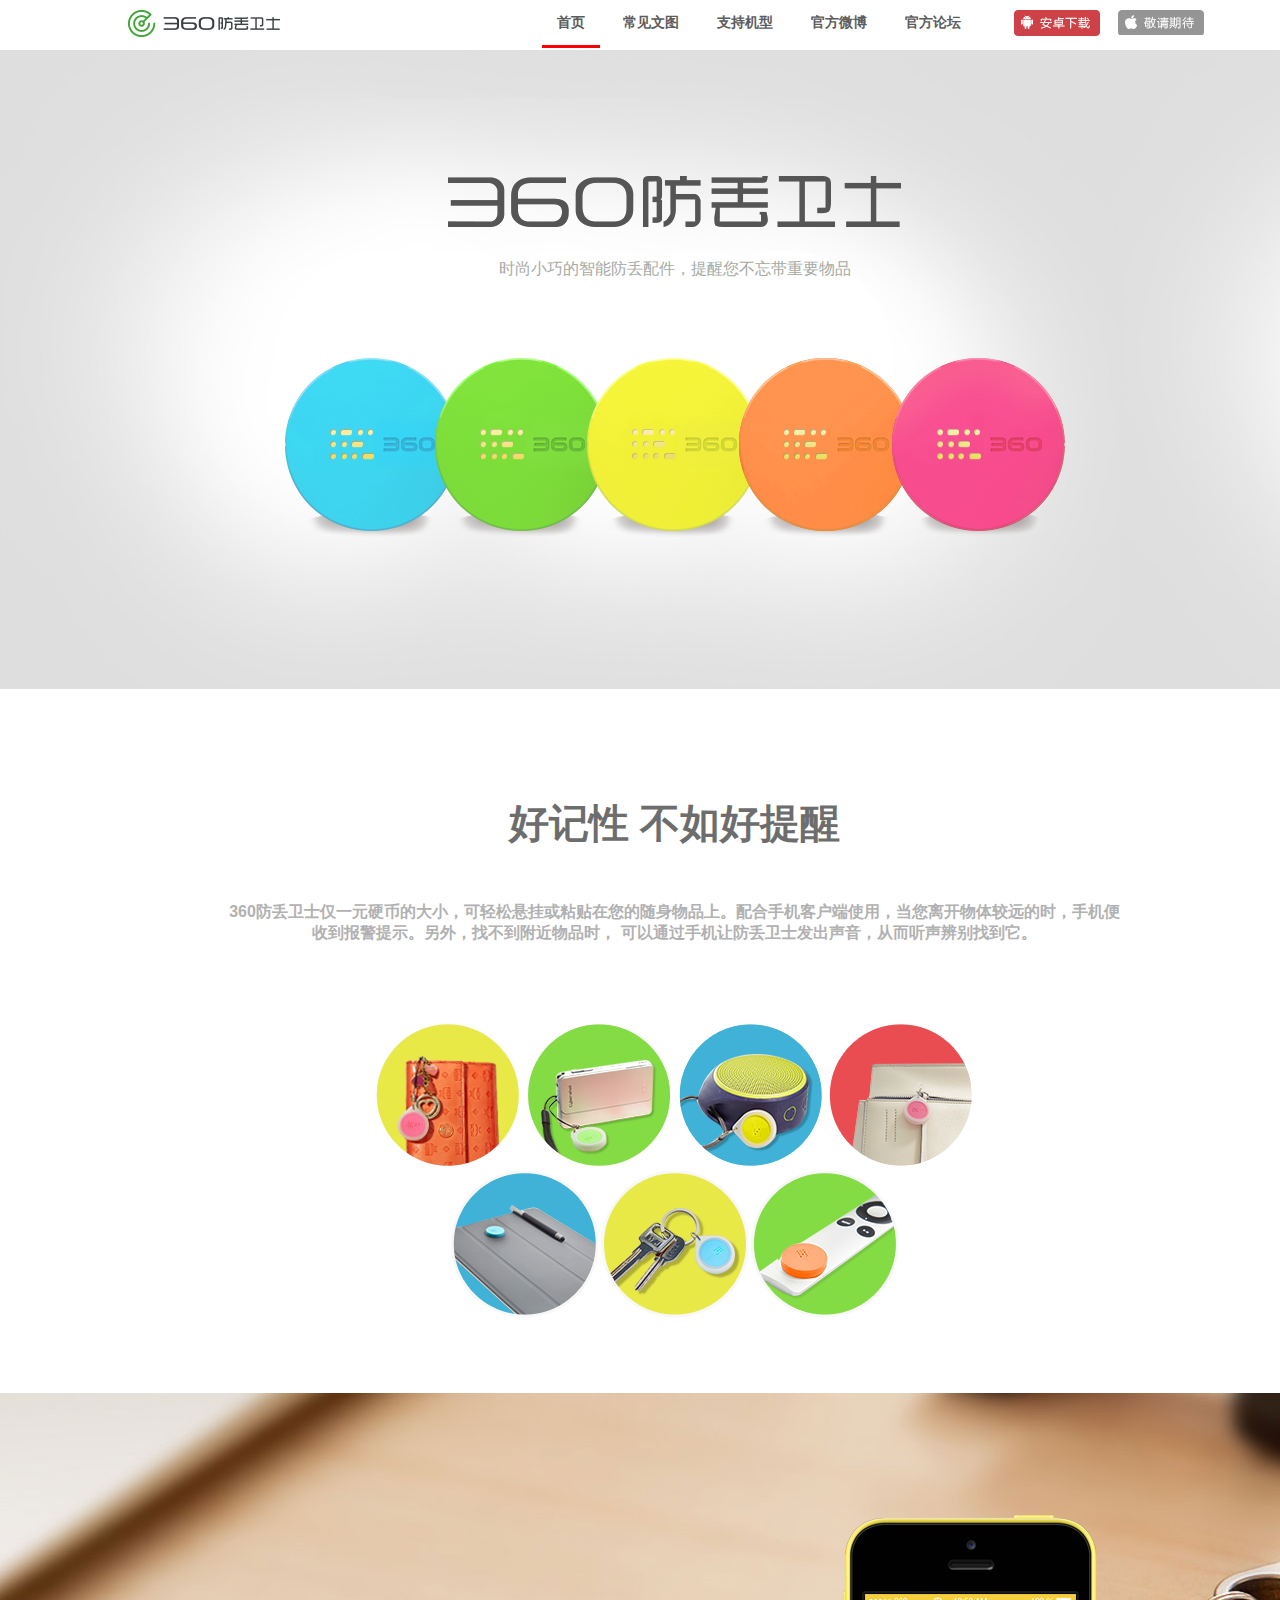
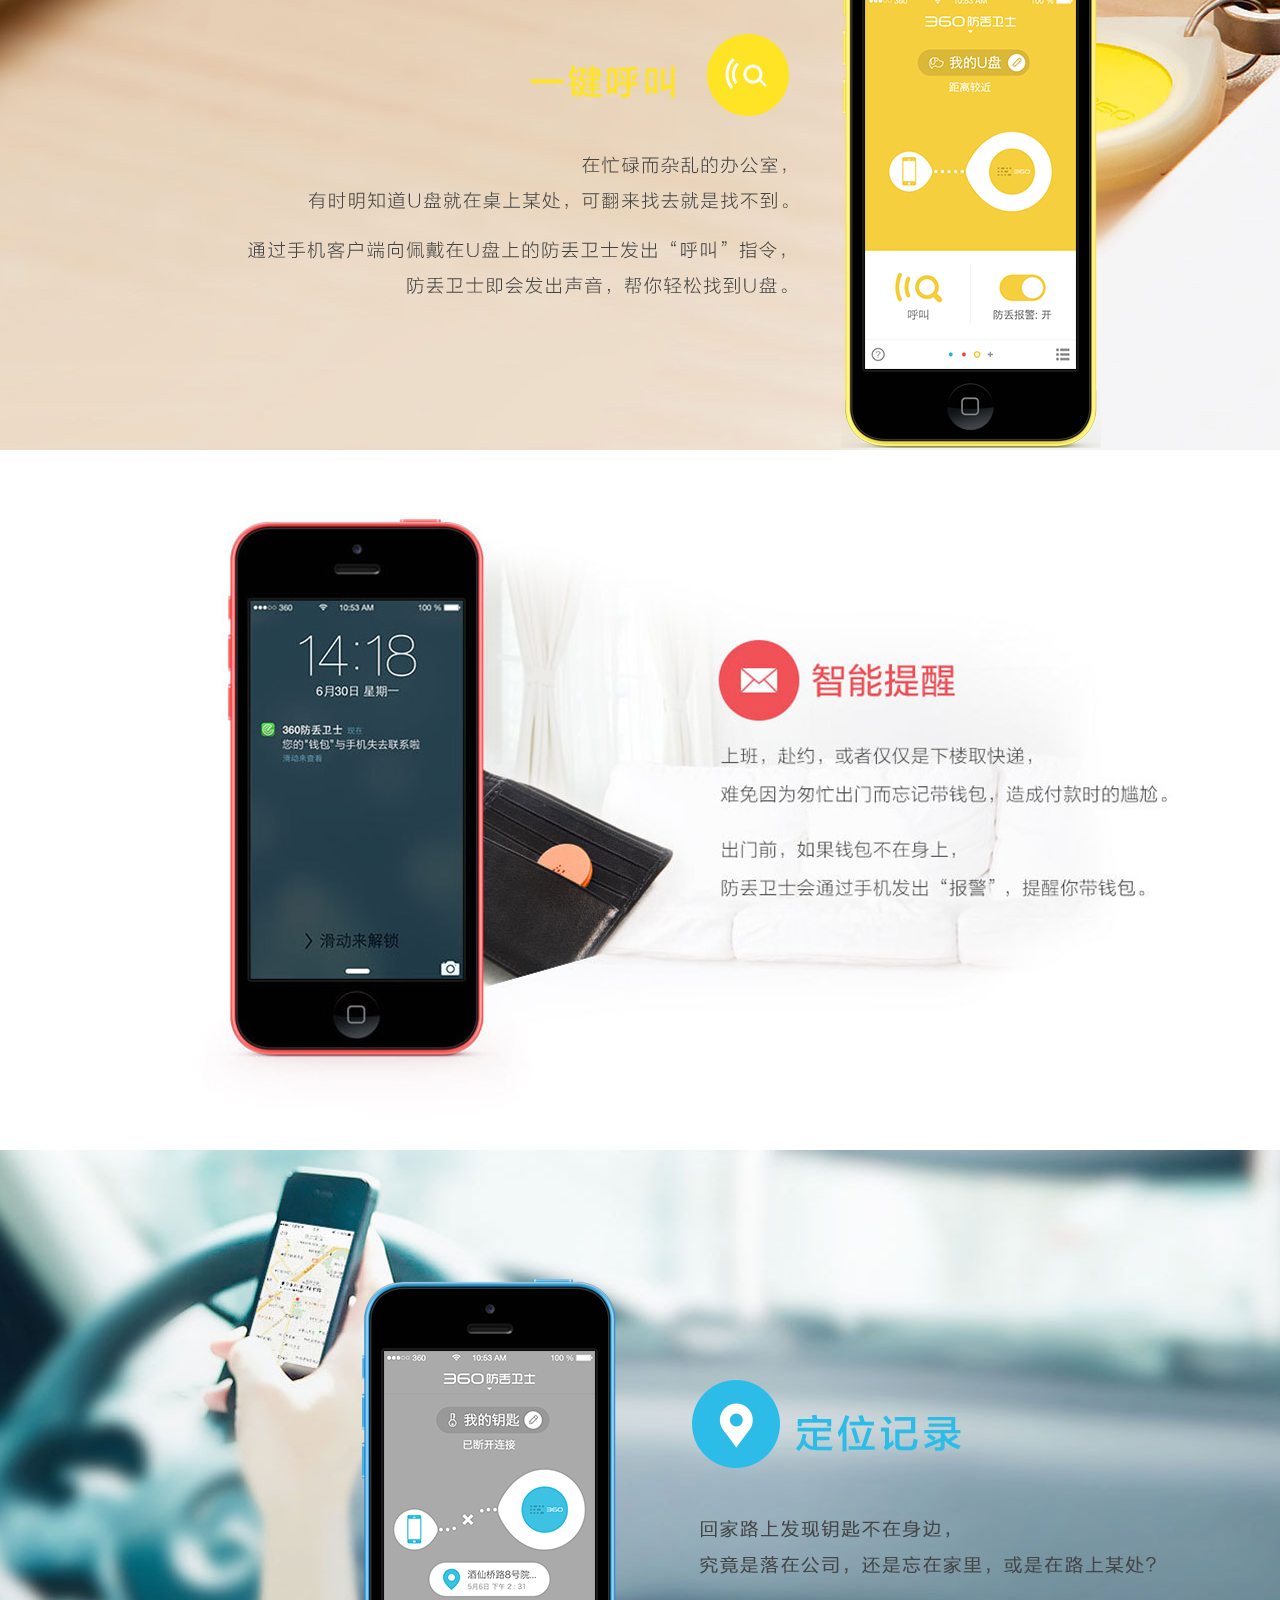
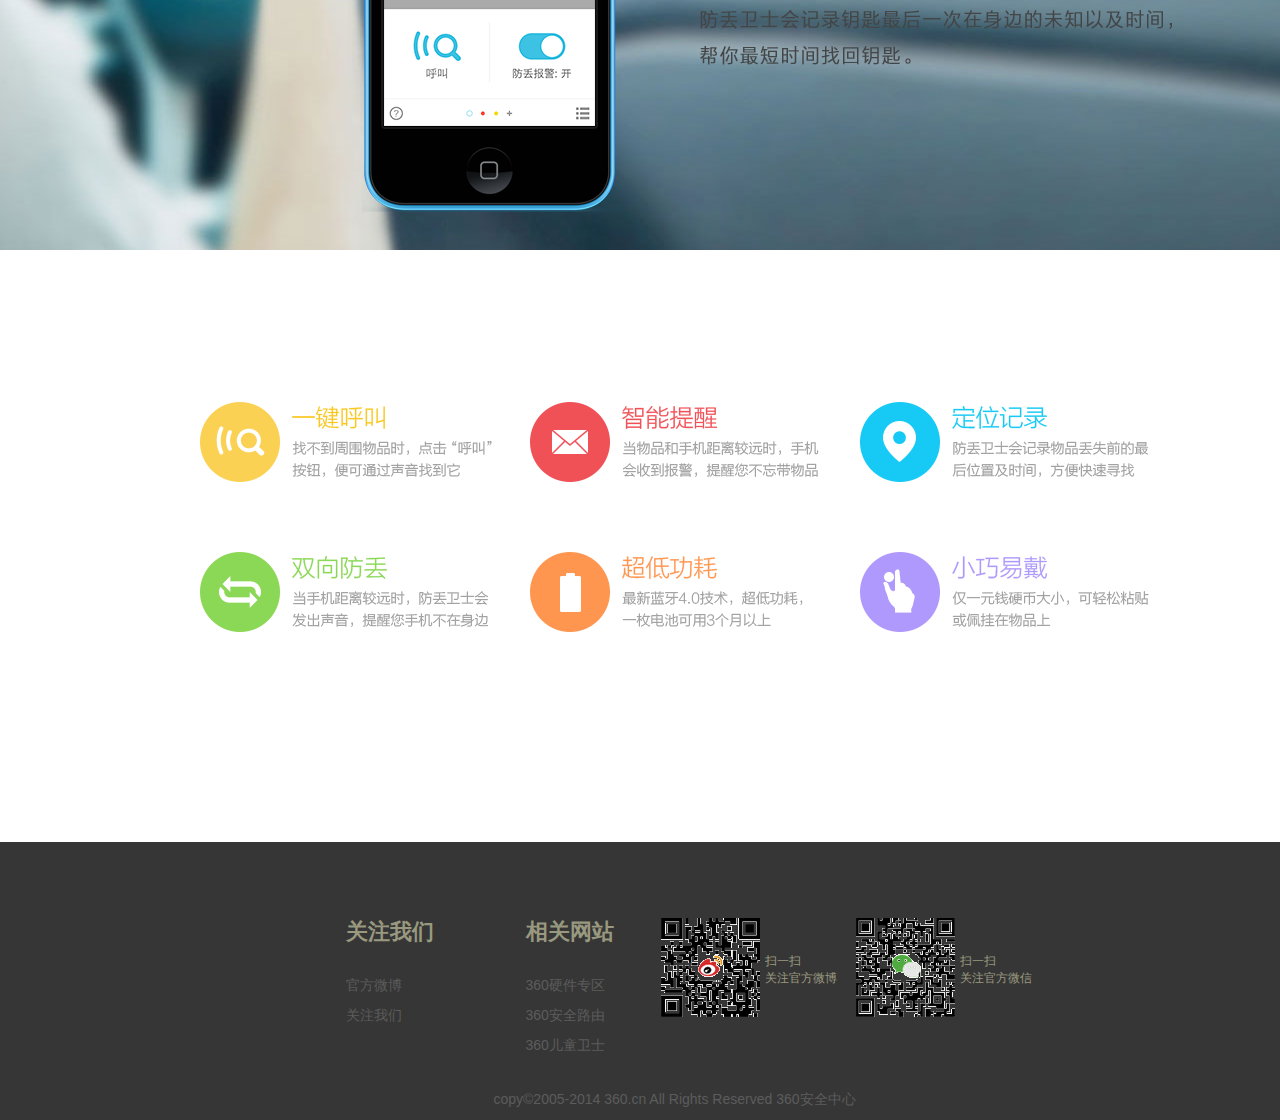
<file: index.html>
<!DOCTYPE html>
<html lang="en">
 <head>
  <meta http-equiv="content-type" content="text/html;charset=gb2312"/>
  <title>360�ֻ���ʿ</title>
  <link rel="stylesheet" type="text/css" href="css/header.css"/>
  <link rel="stylesheet" type="text/css" href="css/master.css"/>
  <link rel="stylesheet" type="text/css" href="css/footer.css"/>
 </head>
 <script type="text/javascript">
 function ShowOrHide(id,dp){
   document.getElementById(id).style.display=dp;
   }
 </script>
 <body>
   <div id="container">
     <div id="header">
	   <div id="tab-nav">
	     <div id="tab-nav-logo">
	       <a href="index.html"><img src="image/logo_03.png"/></a>
		 </div>
		 <div id="tab-nav-link" class="right">
		   <ul>
		     <li><a href="indx.html" class="active">��ҳ</a></li>
		     <li><a href="cjproblem.html">������ͼ</a></li>
		     <li><a href="Support-model.html">֧�ֻ���</a></li>
		     <li><a href="http://weibo.com/u/5085105013">�ٷ�΢��</a></li>
		     <li><a href="http://bbs.360.cn/forum-2374-1.html">�ٷ���̳</a></li>
		   </ul>
		   <a id="and-dowload" href="javascript:void(0)" onmouseover="ShowOrHide('er-wei-ma','block')" onmouseout="ShowOrHide('er-wei-ma','none')">
		     <div id="er-wei-ma" class="ewm"></div>
		   </a>
		   <a id="apple-dowload" href="javascript:void(0)"></a>
		 </div>
	   </div>
	 </div>
	 <div id="content">
	   <div id="desc1">
	     <div id="desc1-title">
		   <span></span>
		   <p>ʱ��С�ɵ����ܷ����������������������Ҫ��Ʒ</p>
		 </div>
		 <div id="desc1-img"></div>
	   </div>
	   <div id="desc2">
	     <div id="desc2-title">
		   <h2>�ü��� ���������</h2> 
		 </div>
		 <div id="desc2-content">
		   <p>360������ʿ��һԪӲ�ҵĴ�С�����������һ�ճ��������������Ʒ�ϡ�����ֻ��ͻ���ʹ�ã������뿪�����Զ��ʱ���ֻ����յ�������ʾ�����⣬�Ҳ���������Ʒʱ��
		   ����ͨ���ֻ��÷�����ʿ�����������Ӷ���������ҵ�����</p>
		 </div>
		 <div id="desc2-img">
		   <img src="image/remb-logo1.png"/>
		   <img src="image/remb-logo2.png"/>
		   <img src="image/remb-logo3.png"/>
		   <img src="image/remb-logo4.png"/>
		   <img src="image/remb-logo5.png"/>
		   <img src="image/remb-logo6.png"/>
		   <img src="image/remb-logo7.png"/>
		 </div>
	   </div>
	   <div id="desc3">
	     <div id="desc3-content"></div>
	   </div>
	   <div id="desc4">
	     <div id="desc4-content"></div>
	   </div>
	   <div id="desc5">
	     <div id="desc5-content">
		   <div id="desc5-img"></div>
		 </div>
	   </div>
	   <div id="desc6">
	     <div id="desc6-content"></div>
	   </div>
	 </div>
	 <div id="footer">
	   <div id="info">
	     <div class="info-notice">
		   <h2>��ע����</h2>
		   <ul>
		     <li><a href="http://weibo.com/u/5085105013">�ٷ�΢��</a></li>
			 <li><a href="#">��ע����</a></li>
		   </ul>
		 </div>
		 <div class="info-notice">
		   <h2>�����վ</h2>
		   <ul>
		     <li><a href="#">360Ӳ��ר��</a></li>
			 <li><a href="#">360��ȫ·��</a></li>
			 <li><a href="#">360��ͯ��ʿ</a></li>
		   </ul>
		 </div>
		 <div class="s-ewm">
		   <div class="s-ewm-img"><img src="image/erweima-1.gif"/></div>
		   <span>ɨһɨ<br/>��ע�ٷ�΢��</span>
		 </div>
		 <div class="s-ewm">
		   <div class="s-ewm-img"><img src="image/erweima-2.gif"/></div>
		   <span>ɨһɨ<br/>��ע�ٷ�΢��</span>
		 </div>
	   </div>
	   <div id="info-copy">
		   <p>copy&copy;2005-2014 360.cn All Rights Reserved 360��ȫ����</p>
		 </div>
	 </div>
   </div>
 </body>
</html>
</file>
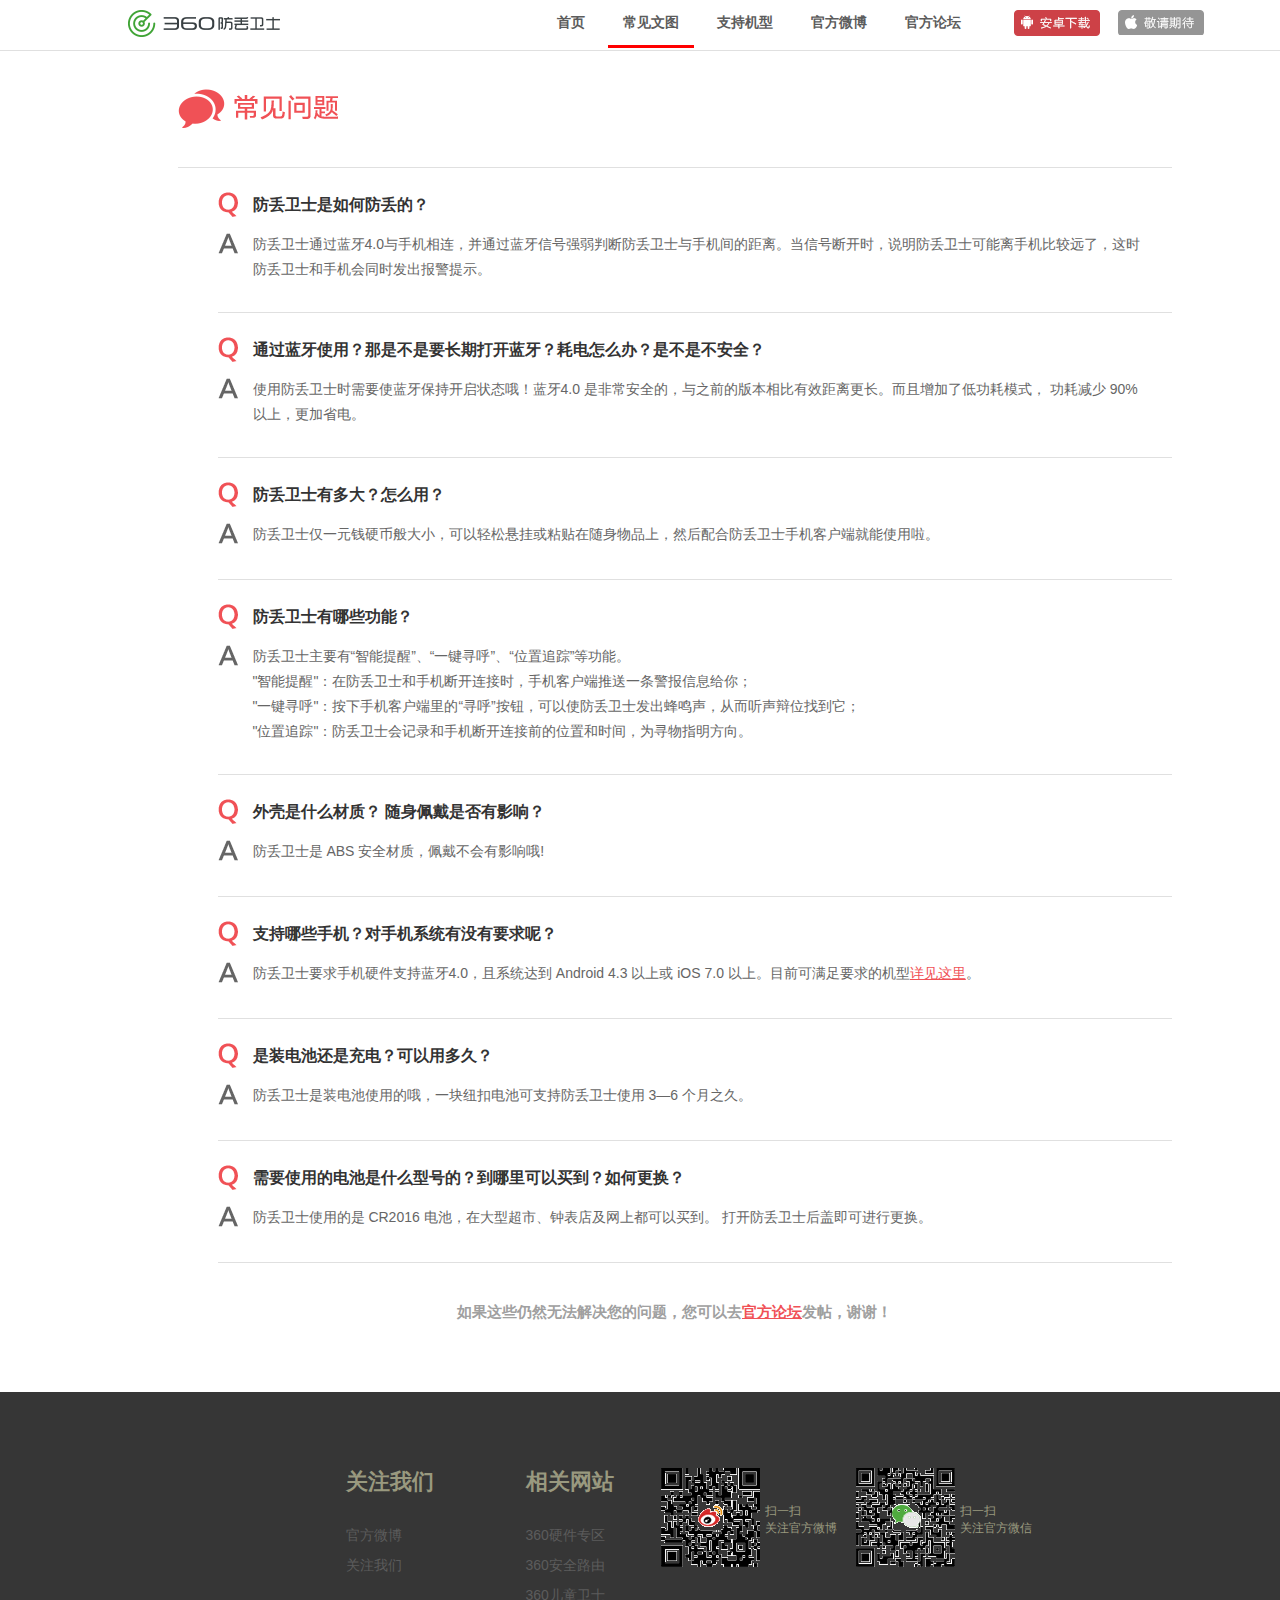
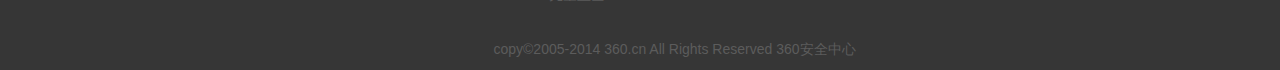
<file: cjproblem.html>
<!DOCTYPE html>
<html lang="en">
 <head>
  <meta http-equiv="content-type" content="text/html;charset=gb2312"/>
  <title>360������ʿ>�������� </title>
  <link rel="stylesheet" type="text/css" href="css/header.css"/>
  <link rel="stylesheet" type="text/css" href="css/master-p.css"/>
  <link rel="stylesheet" type="text/css" href="css/footer.css"/>
 </head>
 <script type="text/javascript">
   function ShowOrHide(id,dp){
     document.getElementById(id).style.display=dp;
   }
 </script>
 <body>
   <div id="container">
     <div id="header">
	   <div id="tab-nav">
	     <div id="tab-nav-logo">
	       <a href="index.html"><img src="image/logo_03.png"/></a>
		 </div>
		 <div id="tab-nav-link" class="right">
		   <ul>
		     <li><a href="index.html">��ҳ</a></li>
		     <li><a href="cjproblem.html" class="active">������ͼ</a></li>
		     <li><a href="Support-model.html">֧�ֻ���</a></li>
		     <li><a href="http://weibo.com/u/5085105013">�ٷ�΢��</a></li>
		     <li><a href="http://bbs.360.cn/forum-2374-1.html">�ٷ���̳</a></li>
		   </ul>
		   <a id="and-dowload" href="javascript:void(0)" onmouseover="ShowOrHide('er-wei-ma','block')" onmouseout="ShowOrHide('er-wei-ma','none')">
		     <div id="er-wei-ma" class="ewm"></div>
		   </a>
		   <a id="apple-dowload" href="javascript:void(0)"></a>
		 </div>
	   </div>
	 </div>
	 <div id="content">
	   <div id="content-header">
	     <div id="content-header-logo" class="left"></div>
	   </div>
	   <div class="content-problem">
	     <div class="problem" id="problem1">
		   <div class="problem-quetion">
		     <div class="problem-quetion-logo"></div>
		     <p>������ʿ����η����ģ�</p>
		   </div>
		   <div class="problem-request">
		     <div class="problem-request-logo"></div>
			 <p>������ʿͨ������4.0���ֻ���������ͨ�������ź�ǿ���жϷ�����ʿ���ֻ���ľ��롣���źŶϿ�ʱ��˵��������ʿ�������ֻ��Ƚ�Զ�ˣ���ʱ������ʿ���ֻ���ͬʱ����������ʾ��</p>
		   </div>
		 </div>
		 <div class="problem" id="problem2">
		   <div class="problem-quetion">
		     <div class="problem-quetion-logo"></div>
		     <p>ͨ������ʹ�ã����ǲ���Ҫ���ڴ��������ĵ���ô�죿�ǲ��ǲ���ȫ��</p>
		   </div>
		   <div class="problem-request">
		     <div class="problem-request-logo"></div>
			 <p>ʹ�÷�����ʿʱ��Ҫʹ�������ֿ���״̬Ŷ������4.0 �Ƿǳ���ȫ�ģ���֮ǰ�İ汾�����Ч������������������˵͹���ģʽ�� ���ļ��� 90% ���ϣ�����ʡ�硣</p>
		   </div>
		 </div>
		 <div class="problem" id="problem3">
		   <div class="problem-quetion">
		     <div class="problem-quetion-logo"></div>
		     <p>������ʿ�ж����ô�ã�</p>
		   </div>
		   <div class="problem-request">
		     <div class="problem-request-logo"></div>
			 <p>������ʿ��һԪǮӲ�Ұ��С�������������һ�ճ����������Ʒ�ϣ�Ȼ����Ϸ�����ʿ�ֻ��ͻ��˾���ʹ������</p>
		   </div>
		 </div>
		  <div class="problem" id="problem4">
		   <div class="problem-quetion">
		      <div class="problem-quetion-logo"></div>
		     <p>������ʿ����Щ���ܣ�</p>
		   </div>
		   <div class="problem-request">
		     <div class="problem-request-logo"></div>
			 <p>������ʿ��Ҫ�С��������ѡ�����һ��Ѱ��������λ��׷�١��ȹ��ܡ�<br/>
			    "��������"���ڷ�����ʿ���ֻ��Ͽ�����ʱ���ֻ��ͻ�������һ��������Ϣ���㣻<br/>
				"һ��Ѱ��"�������ֻ��ͻ�����ġ�Ѱ������ť������ʹ������ʿ�������������Ӷ�������λ�ҵ�����<br/>
				"λ��׷��"��������ʿ���¼���ֻ��Ͽ�����ǰ��λ�ú�ʱ�䣬ΪѰ��ָ������
			 </p>
		   </div>
		 </div>
		  <div class="problem" id="problem5">
		   <div class="problem-quetion">
		     <div class="problem-quetion-logo"></div>
		     <p>�����ʲô���ʣ� ��������Ƿ���Ӱ�죿</p>
		   </div>
		   <div class="problem-request">
		     <div class="problem-request-logo"></div>
			 <p>������ʿ�� ABS ��ȫ���ʣ����������Ӱ��Ŷ!</p>
		   </div>
		 </div>
		 <div class="problem" id="problem6">
		   <div class="problem-quetion">
		     <div class="problem-quetion-logo"></div>
		     <p>֧����Щ�ֻ������ֻ�ϵͳ��û��Ҫ���أ�</p>
		   </div>
		   <div class="problem-request">
		     <div class="problem-request-logo"></div>
			 <p>������ʿҪ���ֻ�Ӳ��֧������4.0����ϵͳ�ﵽ Android 4.3 ���ϻ� iOS 7.0 ���ϡ�Ŀǰ������Ҫ��Ļ���<a href="#">�������</a>��</p>
		   </div>
		 </div>
		 <div class="problem" id="problem7">
		   <div class="problem-quetion">
		     <div class="problem-quetion-logo"></div>
		     <p>��װ��ػ��ǳ�磿�����ö�ã�</p>
		   </div>
		   <div class="problem-request">
		     <div class="problem-request-logo"></div>
			 <p>������ʿ��װ���ʹ�õ�Ŷ��һ��Ŧ�۵�ؿ�֧�ַ�����ʿʹ�� 3��6 ����֮�á�</p>
		   </div>
		 </div>
		 <div class="problem" id="problem8">
		   <div class="problem-quetion">
		     <div class="problem-quetion-logo"></div>
		     <p>��Ҫʹ�õĵ����ʲô�ͺŵģ�����������򵽣���θ�����</p>
		   </div>
		   <div class="problem-request">
		     <div class="problem-request-logo"></div>
			 <p>������ʿʹ�õ��� CR2016 ��أ��ڴ��ͳ��С��ӱ��꼰���϶������򵽡� �򿪷�����ʿ��Ǽ��ɽ��и�����</p>
		   </div>
		 </div>
	   </div>
	   <div id="content-footer">
	     <p>�����Щ��Ȼ�޷�����������⣬������ȥ<a href="#">�ٷ���̳</a>������лл��</p>
	   </div>
	 </div>
	 <div id="footer">
	   <div id="info">
	     <div class="info-notice">
		   <h2>��ע����</h2>
		   <ul>
		     <li><a href="http://weibo.com/u/5085105013">�ٷ�΢��</a></li>
			 <li><a href="#">��ע����</a></li>
		   </ul>
		 </div>
		 <div class="info-notice">
		   <h2>�����վ</h2>
		   <ul>
		     <li><a href="#">360Ӳ��ר��</a></li>
			 <li><a href="#">360��ȫ·��</a></li>
			 <li><a href="#">360��ͯ��ʿ</a></li>
		   </ul>
		 </div>
		 <div class="s-ewm">
		   <div class="s-ewm-img"><img src="image/erweima-1.gif"/></div>
		   <span>ɨһɨ<br/>��ע�ٷ�΢��</span>
		 </div>
		 <div class="s-ewm">
		   <div class="s-ewm-img"><img src="image/erweima-2.gif"/></div>
		   <span>ɨһɨ<br/>��ע�ٷ�΢��</span>
		 </div>
	   </div>
	   <div id="info-copy">
		   <p>copy&copy;2005-2014 360.cn All Rights Reserved 360��ȫ����</p>
		 </div>
	 </div>
	 </div>
   </div>
 </body>
</html>
</file>
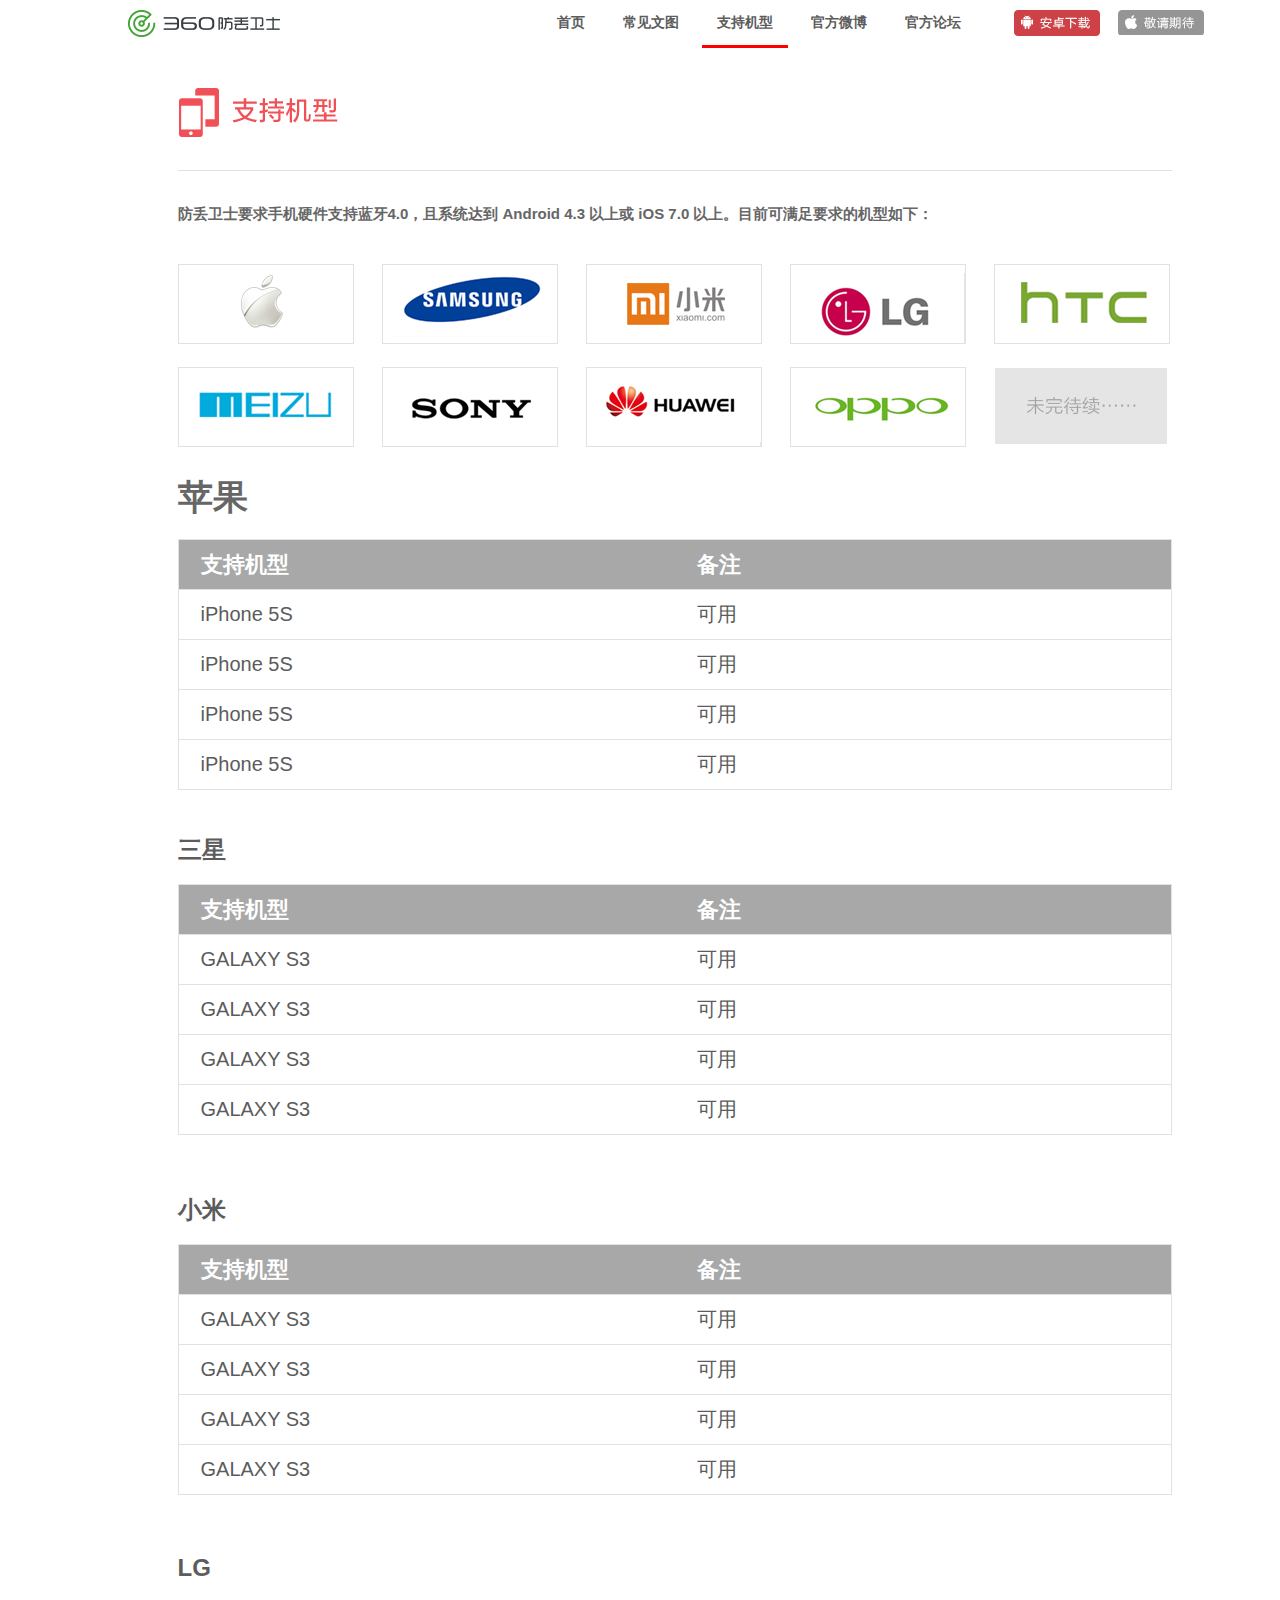
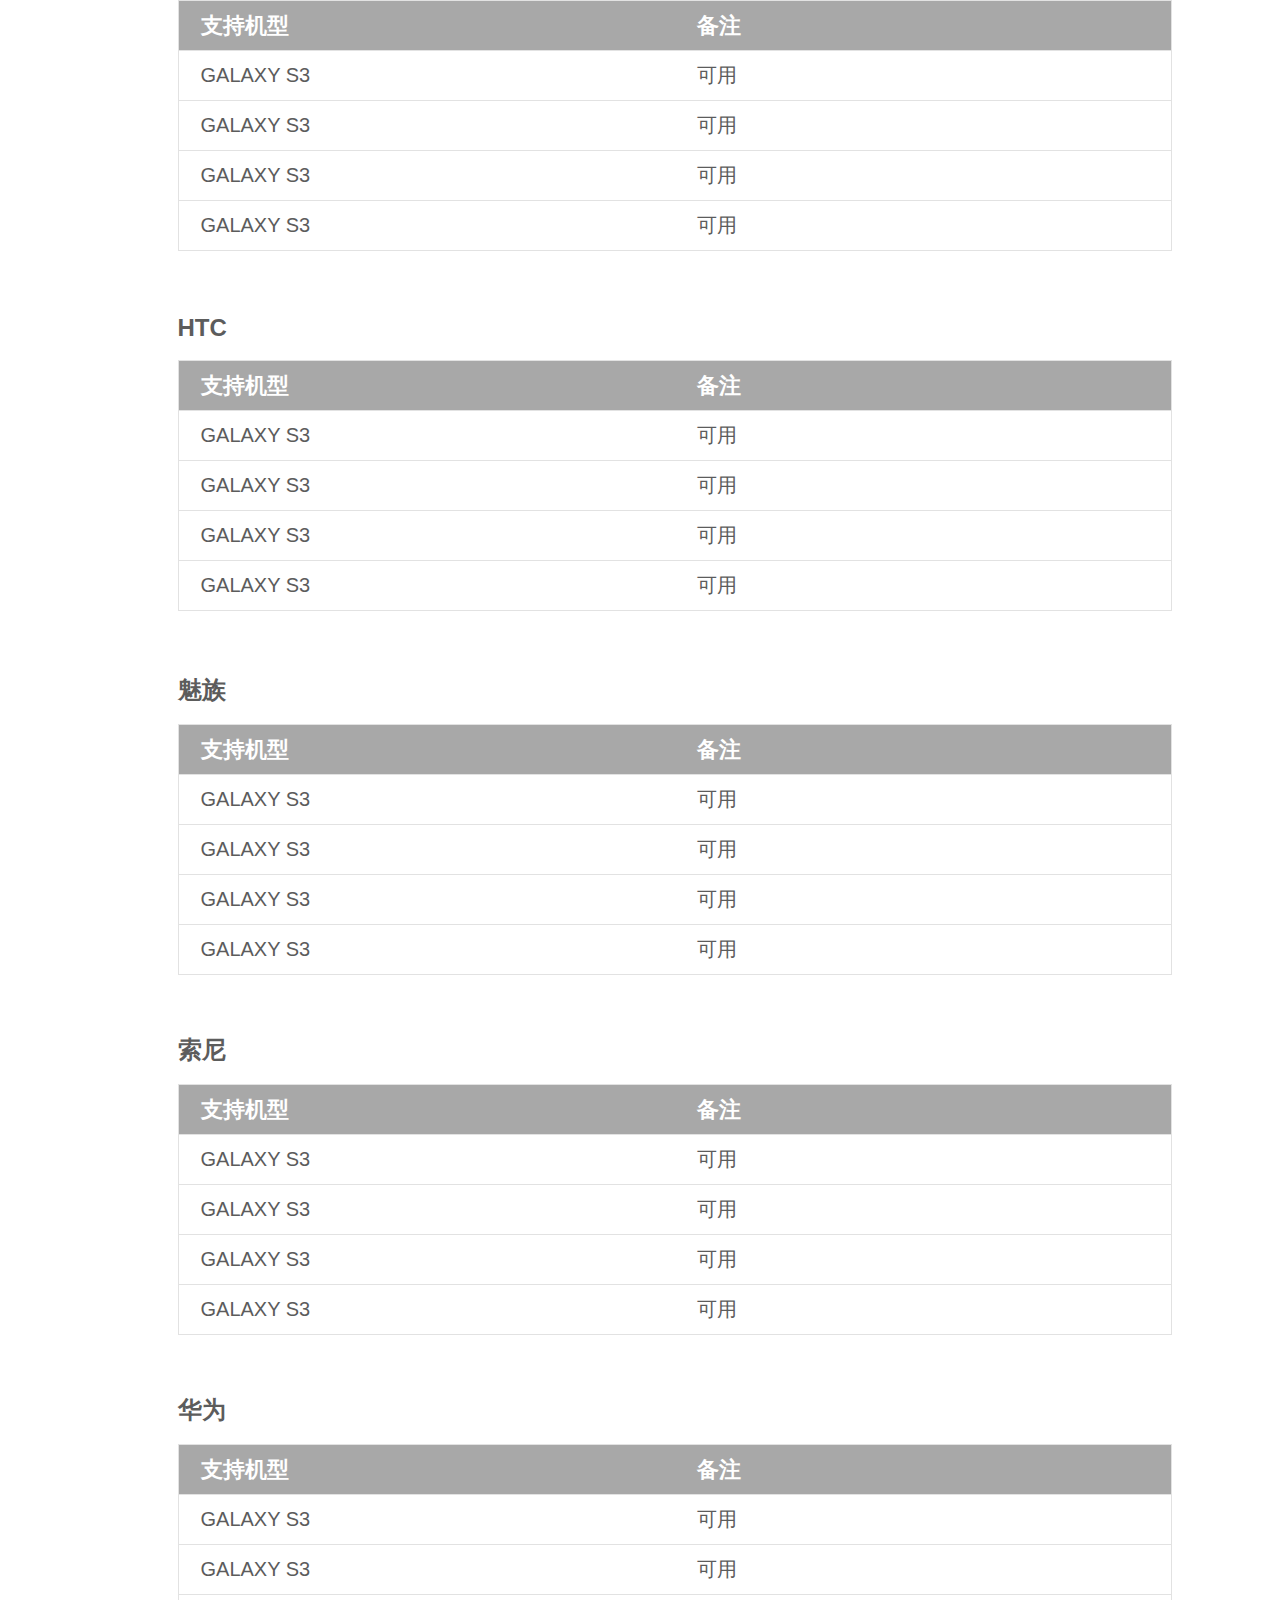
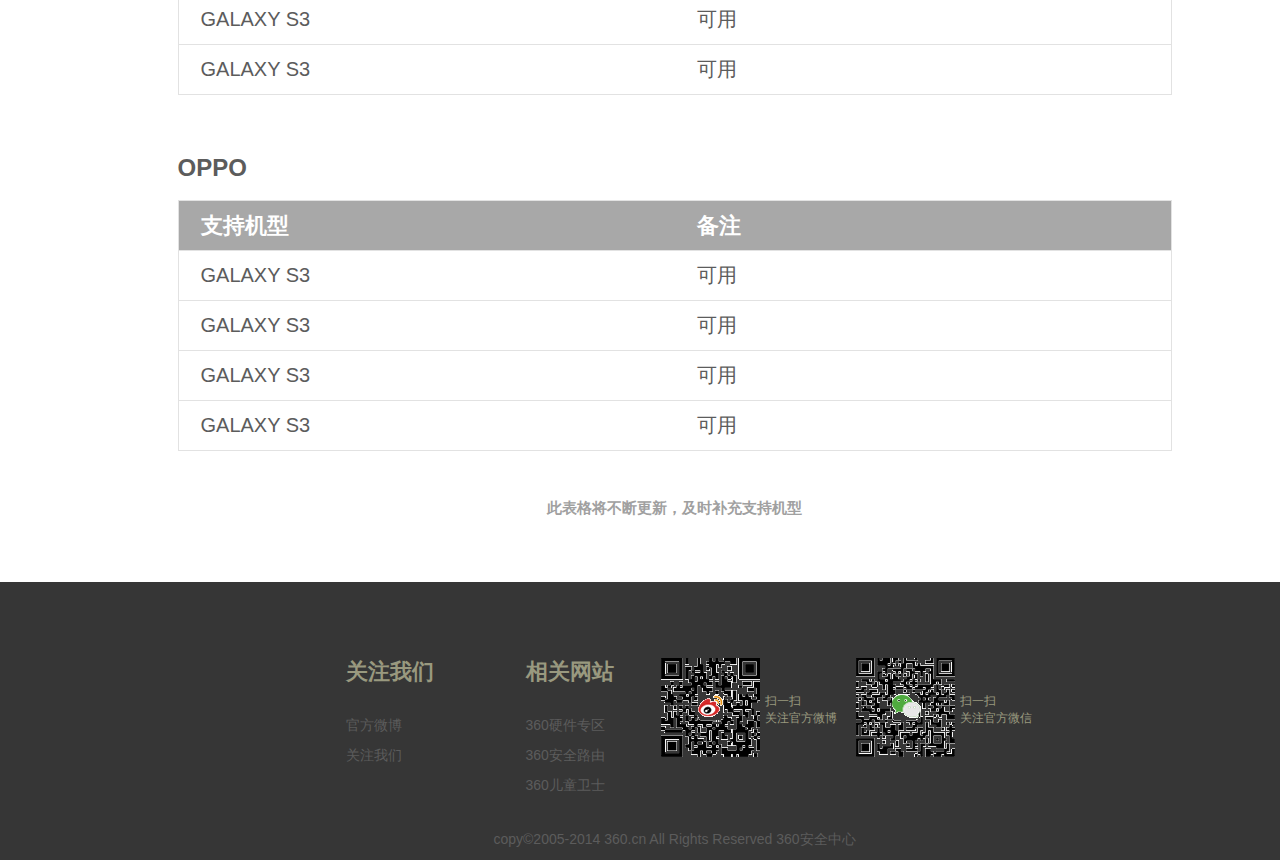
<file: Support-model.html>
<!DOCTYPE html>
<html lang="en">
 <head>
  <meta http-equiv="content-type" content="text/html;charset=gb2312"/>
  <title>360������ʿ>֧�ֻ���</title>
  <link rel="stylesheet" type="text/css" href="css/header.css"/>
  <link rel="stylesheet" type="text/css" href="css/master-sm.css"/>
  <link rel="stylesheet" type="text/css" href="css/footer.css"/>
 </head>
 <script type="text/javascript">
   function ShowOrHide(id,dp){
     document.getElementById(id).style.display=dp;
   }
 </script>
 <body>
   <div id="container">
     <div id="header">
	    <div id="tab-nav">
	     <div id="tab-nav-logo">
	       <a href="index.html"><img src="image/logo_03.png"/></a>
		 </div>
		 <div id="tab-nav-link" class="right">
		   <ul>
		     <li><a href="index.html">��ҳ</a></li>
		     <li><a href="cjproblem.html">������ͼ</a></li>
		     <li><a href="http://weibo.com/u/5085105013" class="active">֧�ֻ���</a></li>
		     <li><a href="javascript:void(0)">�ٷ�΢��</a></li>
		     <li><a href="http://bbs.360.cn/forum-2374-1.html">�ٷ���̳</a></li>
		   </ul>
		   <a id="and-dowload" href="javascript:void(0)" onmouseover="ShowOrHide('er-wei-ma','block')" onmouseout="ShowOrHide('er-wei-ma','none')">
		     <div id="er-wei-ma" class="ewm"></div>
		   </a>
		   <a id="apple-dowload" href="javascript:void(0)"></a>
		 </div>
	   </div>
	 </div>
	 <div id="content">
	    <div id="content-header">
	     <div id="content-header-logo" class="left"></div>
	    </div>
	   <div id="support-model">
	     <div id="support-model-logo">
		   <p>������ʿҪ���ֻ�Ӳ��֧������4.0����ϵͳ�ﵽ Android 4.3 ���ϻ� iOS 7.0 ���ϡ�Ŀǰ������Ҫ��Ļ������£�</p>
		   <div id="sm-logo">
		     <ul>
		       <li><a class="apple" href="#apple"></a></li>
			   <li><a class="samsung" href="#sansung"></a></li>
			   <li><a class="mi" href="#mi"></a></li>
			   <li><a class="lg" href="#lg"></a></li>
			   <li style="margin-right:0"><a class="htc" href="#htc"></a></li>
			   <li><a class="meizu" href="#meizu"></a></li>
			   <li><a class="sony" href="#sony"></a></li>
			   <li><a class="huawei" href="#huawei"></a></li>
			   <li><a class="oppo" href="#oppo"></a></li>
			   <li style="margin-right:0"><a class="lasting" href="#sm-lasting" style="border:none"></a></li>
			 </ul>
		   </div>
		 </div> 
		 <div id="apple" class="phone">
		   <h1>ƻ��</h1>
		   <table>
		     <tbody>
		       <tr class="table-head">
			     <td class="model">֧�ֻ���</td>
			     <td class="beizhu">��ע</td>
			   </tr>
			   <tr>
			     <td>iPhone 5S</td>
				 <td>����</td>
			   </tr>
               <tr>
			     <td>iPhone 5S</td>
				 <td>����</td>
			   </tr>
			   <tr>
			     <td>iPhone 5S</td>
				 <td>����</td>
			   </tr>
			   <tr>
			     <td>iPhone 5S</td>
				 <td>����</td>
			   </tr>
			</tbody>
		   </table>
		 </div>
		 <div id="sansung" class="phone">
		   <h1>����</h1>
		   <table>
		     <tbody>
		       <tr class="table-head">
			     <td class="model">֧�ֻ���</td>
			     <td class="beizhu">��ע</td>
			   </tr>
			   <tr>
			     <td>GALAXY S3</td>
				 <td>����</td>
			   </tr>
               <tr>
			     <td>GALAXY S3</td>
				 <td>����</td>
			   </tr>
			   <tr>
			     <td>GALAXY S3</td>
				 <td>����</td>
			   </tr>
			   <tr>
			     <td>GALAXY S3</td>
				 <td>����</td>
			   </tr>
			</tbody>
		   </table>
		 </div>
		 <div id="mi" class="phone">
		   <h1>С��</h1>
		   <table>
		     <tbody>
		       <tr class="table-head">
			     <td class="model">֧�ֻ���</td>
			     <td class="beizhu">��ע</td>
			   </tr>
			   <tr>
			     <td>GALAXY S3</td>
				 <td>����</td>
			   </tr>
               <tr>
			     <td>GALAXY S3</td>
				 <td>����</td>
			   </tr>
			   <tr>
			     <td>GALAXY S3</td>
				 <td>����</td>
			   </tr>
			   <tr>
			     <td>GALAXY S3</td>
				 <td>����</td>
			   </tr>
			</tbody>
		   </table>
		 </div>
		 <div id="lg" class="phone">
		   <h1>LG</h1>
		   <table>
		     <tbody>
		       <tr class="table-head">
			     <td class="model">֧�ֻ���</td>
			     <td class="beizhu">��ע</td>
			   </tr>
			   <tr>
			     <td>GALAXY S3</td>
				 <td>����</td>
			   </tr>
               <tr>
			     <td>GALAXY S3</td>
				 <td>����</td>
			   </tr>
			   <tr>
			     <td>GALAXY S3</td>
				 <td>����</td>
			   </tr>
			   <tr>
			     <td>GALAXY S3</td>
				 <td>����</td>
			   </tr>
			</tbody>
		   </table>
		 </div>
		 <div id="htc" class="phone">
		   <h1>HTC</h1>
		   <table>
		     <tbody>
		       <tr class="table-head">
			     <td class="model">֧�ֻ���</td>
			     <td class="beizhu">��ע</td>
			   </tr>
			   <tr>
			     <td>GALAXY S3</td>
				 <td>����</td>
			   </tr>
               <tr>
			     <td>GALAXY S3</td>
				 <td>����</td>
			   </tr>
			   <tr>
			     <td>GALAXY S3</td>
				 <td>����</td>
			   </tr>
			   <tr>
			     <td>GALAXY S3</td>
				 <td>����</td>
			   </tr>
			</tbody>
		   </table>
		 </div>
		 <div id="meizu" class="phone">
		   <h1>����</h1>
		   <table>
		     <tbody>
		       <tr class="table-head">
			     <td class="model">֧�ֻ���</td>
			     <td class="beizhu">��ע</td>
			   </tr>
			   <tr>
			     <td>GALAXY S3</td>
				 <td>����</td>
			   </tr>
               <tr>
			     <td>GALAXY S3</td>
				 <td>����</td>
			   </tr>
			   <tr>
			     <td>GALAXY S3</td>
				 <td>����</td>
			   </tr>
			   <tr>
			     <td>GALAXY S3</td>
				 <td>����</td>
			   </tr>
			</tbody>
		   </table>
		 </div>
		 <div id="sony" class="phone">
		   <h1>����</h1>
		   <table>
		     <tbody>
		       <tr class="table-head">
			     <td class="model">֧�ֻ���</td>
			     <td class="beizhu">��ע</td>
			   </tr>
			   <tr>
			     <td>GALAXY S3</td>
				 <td>����</td>
			   </tr>
               <tr>
			     <td>GALAXY S3</td>
				 <td>����</td>
			   </tr>
			   <tr>
			     <td>GALAXY S3</td>
				 <td>����</td>
			   </tr>
			   <tr>
			     <td>GALAXY S3</td>
				 <td>����</td>
			   </tr>
			</tbody>
		   </table>
		 </div>
		 <div id="hauwei" class="phone">
		   <h1>��Ϊ</h1>
		   <table>
		     <tbody>
		       <tr class="table-head">
			     <td class="model">֧�ֻ���</td>
			     <td class="beizhu">��ע</td>
			   </tr>
			   <tr>
			     <td>GALAXY S3</td>
				 <td>����</td>
			   </tr>
               <tr>
			     <td>GALAXY S3</td>
				 <td>����</td>
			   </tr>
			   <tr>
			     <td>GALAXY S3</td>
				 <td>����</td>
			   </tr>
			   <tr>
			     <td>GALAXY S3</td>
				 <td>����</td>
			   </tr>
			</tbody>
		   </table>
		 </div>
		 <div id="oppo" class="phone">
		   <h1>OPPO</h1>
		   <table>
		     <tbody>
		       <tr class="table-head">
			     <td class="model">֧�ֻ���</td>
			     <td class="beizhu">��ע</td>
			   </tr>
			   <tr>
			     <td>GALAXY S3</td>
				 <td>����</td>
			   </tr>
               <tr>
			     <td>GALAXY S3</td>
				 <td>����</td>
			   </tr>
			   <tr>
			     <td>GALAXY S3</td>
				 <td>����</td>
			   </tr>
			   <tr>
			     <td>GALAXY S3</td>
				 <td>����</td>
			   </tr>
			</tbody>
		   </table>
		 </div>
		 <div id="sm-lasting">
		   <span>�˱��񽫲��ϸ��£���ʱ����֧�ֻ���</span>
		 </div>
	   </div>
	 </div>
	 <div id="footer">
	   <div id="info">
	     <div class="info-notice">
		   <h2>��ע����</h2>
		   <ul>
		     <li><a href="http://weibo.com/u/5085105013">�ٷ�΢��</a></li>
			 <li><a href="#">��ע����</a></li>
		   </ul>
		 </div>
		 <div class="info-notice">
		   <h2>�����վ</h2>
		   <ul>
		     <li><a href="#">360Ӳ��ר��</a></li>
			 <li><a href="#">360��ȫ·��</a></li>
			 <li><a href="#">360��ͯ��ʿ</a></li>
		   </ul>
		 </div>
		 <div class="s-ewm">
		   <div class="s-ewm-img"><img src="image/erweima-1.gif"/></div>
		   <span>ɨһɨ<br/>��ע�ٷ�΢��</span>
		 </div>
		 <div class="s-ewm">
		   <div class="s-ewm-img"><img src="image/erweima-2.gif"/></div>
		   <span>ɨһɨ<br/>��ע�ٷ�΢��</span>
		 </div>
	   </div>
	   <div id="info-copy">
		   <p>copy&copy;2005-2014 360.cn All Rights Reserved 360��ȫ����</p>
	   </div>
	 </div>
   </div>
   </div>
 </body>
</html>
</file>
<file: css/header.css>
@charset "gb2312";
*{
padding:0;
margin:0;
list-style:none;
}
a{
text-decoration:none;
color:#5C5C5C;
font-size:14px;
}
.left{
float:left;
}
.right{
float:right;
}
.clear{
clear:both;
}
body{
font-size:12px;
color:#5C5C5C;
font-family:"����",sans-serif;
}
#container{
width:1349px;
}
#header{
height:50px;
}
#header>#tab-nav{
height:45px;
background-color:#fff;
margin:0 auto;
padding-top:5px;
}
#header>#tab-nav>#tab-nav-logo{
margin-left:128px;
vertical-align:middle;
display:inline-block;
padding-top: 5px;
}
#header>#tab-nav>#tab-nav-logo>a{
display:block;
width:155px;
height:30px;
}
#header>#tab-nav>#tab-nav-link{
margin-right:130px;
margin-top: 5px;
}
#header>#tab-nav>#tab-nav-link>ul{
margin-right:30px;
display:inline-block;
}
#header>#tab-nav>#tab-nav-link>ul>li{
float:left;
padding:4px;
}
#header>#tab-nav>#tab-nav-link>ul>li>a{
font-weight:bold;
padding:15px;
}
#header>#tab-nav>#tab-nav-link>ul>li>.active{
border-bottom:3px solid #f00;
}
#header>#tab-nav>#tab-nav-link>ul>li>a:hover{
border-bottom:3px solid #f00;
}
#header>#tab-nav>#tab-nav-link>#and-dowload,#header>#tab-nav>#tab-nav-link>#apple-dowload{
display:inline-block;
width:86px;
height:26px;
padding-right:15px;
}
#header>#tab-nav>#tab-nav-link>#and-dowload{
background:url("../image/dowload1_03.png") no-repeat;
}
#header>#tab-nav>#tab-nav-link>#and-dowload>#er-wei-ma{
border:none;
width:180px;
height:205px;
background:url("../image/image_1.png") 0 -70px no-repeat;
margin-top:40px;
display:none;
}
#header>#tab-nav>#tab-nav-link>#apple-dowload{
background:url("../image/dowload2_03.png") no-repeat;
}
</file>
<file: css/master.css>
@charset "gb2312";
*{
padding:0;
margin:0;
list-style:none;
}
a{
text-decoration:none;
color:#5C5C5C;
font-size:14px;
}
.left{
float:left;
}
.right{
float:right;
}
.clear{
clear:both;
}
body{
font-size:12px;
color:#5C5C5C;
font-family:"����",sans-serif;
}
#container{
width:1349px;
}
#content{
height:3992px;
margin:0 auto;
text-align:center;
}
#content>#desc1{
height:513px;
background-image:url("../image/image_bg.jpg");
padding-top: 126px;
}
#content>#desc1>#desc1-title{
width:453px;
height:102px;
margin:0 auto ;
}
#content>#desc1>#desc1-title>span{
display:block;
height:51px;
background:url("../image/logo.png") no-repeat;
}
#content>#desc1>#desc1-title>p{
font-size:16px;
color:#A5AAA2;
margin-top:32px;
}
#content>#desc1>#desc1-img{
width:780px;
height:179px;
background:url("../image/bg-1.png");
margin: 80px auto 0;
}
#content>#desc2{
height:597px;
background-color:#fff;
padding-top:107px;
}
#content>#desc2>#desc2-title>h2{
color:#6D6D6D;
font-size:40px;
}
#content>#desc2>#desc2-content{
height:65px;
width:900px;
margin:51px auto 0;
}
#content>#desc2>#desc2-content>p{
color:#B1B1B1;
font-size:16px;
font-weight:bold;
}
#content>#desc2>#desc2-img{
width:700px;
margin:54px auto 0;
}
#content>#desc2>#desc2-img>img{
display:inline-block;
}
#content>#desc3{
background:url("../image/bg1_02.jpg") no-repeat;
padding-top:114px;
}
#content>#desc3>#desc3-content{
width:853px;
height:543px;
background:url("../image/image_2.png") 0 -460px no-repeat;
margin:0 auto;
}
#content>#desc4{
background-color:#fff;
}
#content>#desc4>#desc4-content{
width:1021px;
height:700px;
background:url("../image/tixing.jpg") no-repeat;
margin:0 auto;
}
#content>#desc5{
height:700px;
background:url("../image/bg-3_02.jpg") no-repeat;
}
#content>#desc5>#desc5-content{
width:1000px;
margin:0 auto;
padding-top:110px;
}
#content>#desc5>#desc5-content>#desc5-img{
width:813px;
height:553px;
background:url("../image/image_2.png") 0 -1001px no-repeat;
float:right;
}
#content>#desc6{
height:426px;
background-color:#fff;
padding-top:152px;
}
#content>#desc6>#desc6-content{
width:949px;
height:230px;
background:url("../image/icons.png") no-repeat;
margin:0 auto;
}
</file>
<file: css/footer.css>
@charset "gb2312";
*{
padding:0;
margin:0;
list-style:none;
}
a{
text-decoration:none;
color:#5C5C5C;
font-size:14px;
}
.left{
float:left;
}
.right{
float:right;
}
.clear{
clear:both;
}
body{
font-size:12px;
color:#5C5C5C;
font-family:"����",sans-serif;
}
#footer{
height:278px;
background-color:#363636;
}
#footer>#info{
width:750px;
margin:0 auto;
color:#99997F;
padding-top:75px;
display:flex;
flex-direction:row;
justify-content:flex-start;
}
#footer>#info>.info-notice{
height:144px;
margin:0 auto;
display:inline-block;
}
#footer>#info>.info-notice>h2{
font-size:22px;
}
#footer>#info>.info-notice>ul{
margin-top:30px;
}
#footer>#info>.info-notice>ul>li{
padding-bottom:12px;
}
#footer>#info>.info-notice>ul>li>a{
font-size:14px;
}
#footer>#info>.s-ewm{
width:195px;
height:105px;
display:flex;
flex-direction:row;
align-items:center;
}
#footer>#info>.s-ewm>.s-ewm-img{
width:105px;
height:105px;
background-repeat:no-repeat;
display:inline-block;
}
#footer>#info-copy{
width:100%;
padding-top:30px;
}
#footer>#info-copy>p{
text-align:center;
font-size:14px;
color:##99997F;
}
</file>
<file: css/master-p.css>
@charset "gb2312";
*{
padding:0;
margin:0;
list-style:none;
}
a{
text-decoration:none;
color:#5C5C5C;
font-size:14px;
}
.left{
float:left;
}
.right{
float:right;
}
.clear{
clear:both;
}
body{
font-size:12px;
color:#5C5C5C;
font-family:"����",sans-serif;
}
#content{
border-top:1px solid #E0E0E0;
padding-bottom:70px;
}
#content>#content-header{
height:116px;
width:994px;
border-bottom:1px solid #E0E0E0;
margin:0 auto;
}
#content>#content-header>#content-header-logo{
width:160px;
height:40px;
background:url("../image/image_3.png") 0 -391px no-repeat;
margin-top:38px;
}
#content>.content-problem{
width:994px;
height:1100px;
margin:0 auto;
}
#content>.content-problem>.problem{
width:954px;
border-bottom:1px solid #E0E0E0;
float:right;
padding-bottom:30px;
}
#content>.content-problem>.problem>.problem-quetion{
padding-top:24px;
display:flex;
flex-direction:row;
}
#content>.content-problem>.problem>.problem-quetion>.problem-quetion-logo{
height:27px;
width:20px;
background:url("../image/image_3.png") -346px 0 no-repeat;
display:inline-block;
}
#content>.content-problem>.problem>.problem-quetion>p{
display:inline-block;
margin-left:15px;
padding-top: 3px;
font-size:16px;
color:#333333;
font-weight:bold;
}
#content>.content-problem>.problem>.problem-request{
padding-top:13px;
display:flex;
flex-direction:row;
}
#content>.content-problem>.problem>.problem-request>.problem-request-logo{
height:27px;
width:20px;
background:url("../image/image_3.png") -346px -37px; no-repeat;
display:inline-block;
}
#content>.content-problem>.problem>.problem-request>p{
width:900px;
display:inline-block;
margin-left:15px;
color:#666666;
font-size:14px;
line-height:25px;
}
#content>.content-problem>.problem>.problem-request>p>a{
color:#F05156;
text-decoration:underline;
}
#content>#content-footer{
text-align:center;
padding-top:35px;
}
#content>#content-footer>p{
color:#A0A0A0;
font-size:15px;
font-weight:bold;
}
#content>#content-footer>p>a{
color:#F05156;
text-decoration:underline;
font-size:15px;
}
</file>
<file: css/master-sm.css>
@charset "gb2312";
*{
padding:0;
margin:0;
list-style:none;
}
a{
text-decoration:none;
color:#5C5C5C;
font-size:14px;
}
.left{
float:left;
}
.right{
float:right;
}
.clear{
clear:both;
}
body{
font-size:12px;
color:#5C5C5C;
font-family:"����",sans-serif;
}
#content{
width:994px;
margin:0 auto;
}
#content>#content-header{
height:120px;
width:994px;
border-bottom:1px solid #E0E0E0;
margin:0 auto;
}
#content>#content-header>#content-header-logo{
width:160px;
height:50px;
background:url("../image/image_3.png") -179px -387px no-repeat;
margin-top:38px;
}
#content>#support-model{

}
#content>#support-model>#support-model-logo>p{
color:#666666;
font-size:15px;
font-weight:bold;
margin-top: 34px;
}
#content>#support-model>#support-model-logo>#sm-logo{
height:185px;
margin-top:15px;
}
#content>#support-model>#support-model-logo>#sm-logo>ul{
height:185px;
width:100%;
}
#content>#support-model>#support-model-logo>#sm-logo>ul>li{
width:174px;
height:78px;
margin-right:30px;
float:left;
margin-top: 25px;
}
#content>#support-model>#support-model-logo>#sm-logo>ul>li>a{
width:172px;
height:76px;
display:block;
padding:1px;
border:1px solid #E2E2E2;
}
#content>#support-model>#support-model-logo>#sm-logo>ul>li>.apple{
background:url("../image/image_3.png") 0 0 no-repeat;
}
#content>#support-model>#support-model-logo>#sm-logo>ul>li>.samsung{
background:url("../image/image_3.png") -170px -81px no-repeat;
}
#content>#support-model>#support-model-logo>#sm-logo>ul>li>.mi{
background:url("../image/image_3.png") -170px -307px no-repeat;
}
#content>#support-model>#support-model-logo>#sm-logo>ul>li>.lg{
background:url("../image/image_3.png") 0px -223px no-repeat;
}
#content>#support-model>#support-model-logo>#sm-logo>ul>li>.htc{
background:url("../image/image_3.png") 0px -76px no-repeat;
}
#content>#support-model>#support-model-logo>#sm-logo>ul>li>.meizu{
background:url("../image/image_3.png") 0 -309px no-repeat;
}
#content>#support-model>#support-model-logo>#sm-logo>ul>li>.sony{
background:url("../image/image_3.png") -170px -153px no-repeat;
}
#content>#support-model>#support-model-logo>#sm-logo>ul>li>.huawei{
background:url("../image/image_3.png") 0 -157px no-repeat;
}
#content>#support-model>#support-model-logo>#sm-logo>ul>li>.oppo{
background:url("../image/image_3.png") -170px 0 no-repeat;
}
#content>#support-model>#support-model-logo>#sm-logo>ul>li>.lasting{
background:url("../image/image_3.png") -172px -230px no-repeat;
}
#content>#support-model>.phone{
height:310px;
margin-top:50px;
}
#content>#support-model>#apple>h1{
color:#666666;
font-size:35px;
font-weight:bold;
}
#content>#support-model>.phone>table{
height:248px;
width:994px;
border:1px solid #E2E2E2;
margin-top:18px;
border-collapse:collapse;
}
#content>#support-model>.phone>table>tbody>tr{
width:100%;
height:50px;
border-bottom:1px solid #E2E2E2;
}
#content>#support-model>.phone>table>tbody>.table-head{
background-color:#A8A8A8;
}
#content>#support-model>.phone>table>tbody>tr>td{
font-size:20px;
padding-left:22px;
width:50%;
}
#content>#support-model>.phone>table>tbody>.table-head>td{
color:#fff;
font-weight:bold;
font-size:22px;
}
#content>#support-model>#sm-lasting{
width:100%;
height:83px;
text-align:center;
padding-top:35px;
}
#content>#support-model>#sm-lasting>span{
color:#A0A0A0;
font-weight:bold;
font-size:15px;
}
</file>
